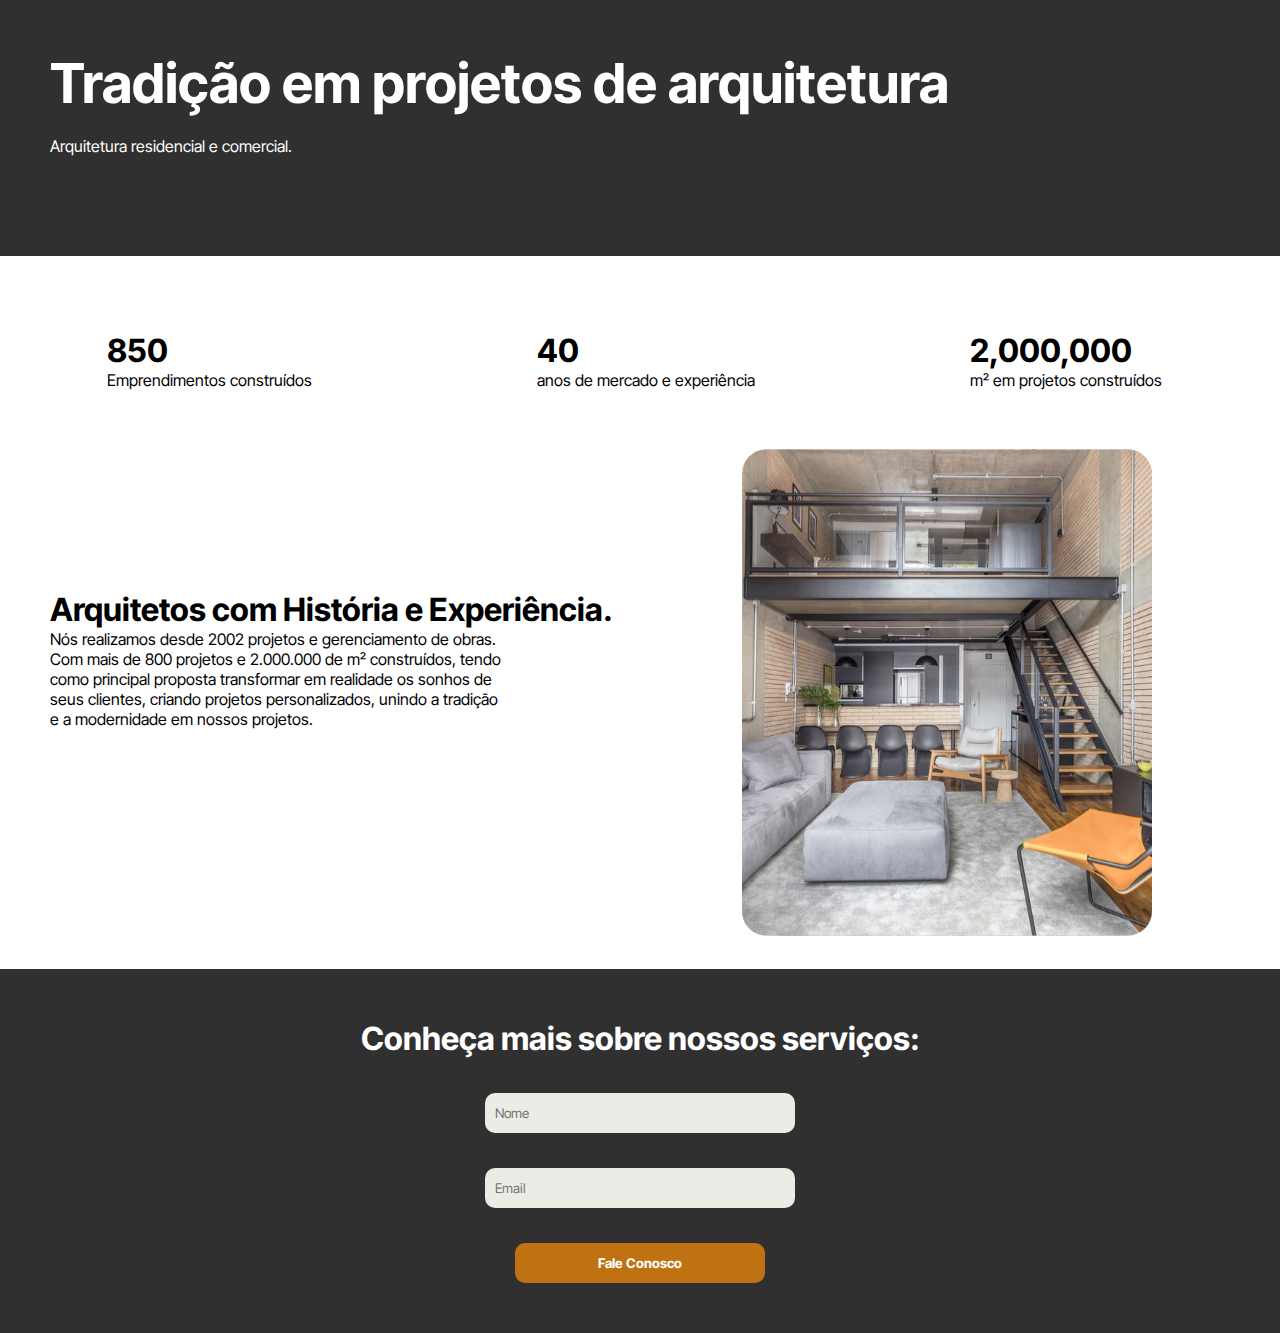
<file: Index.html>
<!DOCTYPE html>
<html lang="en">

<head>
    <meta charset="UTF-8">
    <meta name="viewport" content="width=device-width, initial-scale=1.0">
    <title>arquinet</title>
    <link rel="stylesheet" href="style.css">
    <link href="https://fonts.googleapis.com/css2?family=Inter+Tight:ital,wght@0,100..900;1,100..900&amp;display=swap"
        rel="stylesheet">
</head>

<body>
    <!--Principal"-->
    <div id="principal">
        <h1 id="Titulo-principal">Tradição em projetos de arquitetura</h1> <br>
        <p id="Paragrafo-principal">Arquitetura residencial e comercial. </p>
    </div>
    <!--Menu de informaçoes-->
    <div id="titulo-estadisticas">
        <div>
            <h1 class="estadisticas">850</h1>
            <p class="estadisticas">Emprendimentos construídos</p>
        </div>
        <div>
            <h1 class="estadisticas">40</h1>
            <p class="estadisticas">anos de mercado e experiência</p>
        </div>
        <div>
            <h1 class="estadisticas">2,000,000</h1>
            <p class="estadisticas"> m² em projetos construídos</p>
        </div>
    </div>
    <!--Funçao da empresa-->
    <div id="modelo">
        <div id="objetivo">
            <h1>Arquitetos com História e Experiência.</h1>
            <p>Nós realizamos desde 2002 projetos e gerenciamento de obras. <br>
                Com mais de 800 projetos e 2.000.000 de m² construídos, tendo <br>
                como principal proposta transformar em realidade os sonhos de <br>
                seus clientes, criando projetos personalizados, unindo a tradição <br>
                e a modernidade em nossos projetos.</p>
        </div>
        <div><img src="Imagens/sala/modelo.svg" alt="">
        </div>
    </div>
    <!--Registro de possiveis clientes-->
    <div id="Formulario">
        <h1>Conheça mais sobre nossos serviços:</h1> <br>
        <form action="https://api.sheetmonkey.io/form/5pb8XZsfGNSKV9xeawcca4" method="post">
            <input type="text" placeholder="Nome" name="Name" required=""><br><br>
            <input type="email" placeholder="Email" name="Email" required=""> <br><br>
            <input type="hidden" name="Created" value="x-sheetmonkey-current-date-time" />
            <button type="submit">Fale Conosco</button>
        </form>
    </div>
</body>

</html>
</file>
<file: style.css>
*{   
    font-family: "Inter Tight", sans-serif; 
    margin: 0;
    padding: 0;
}
#principal{
    color: #FFFFFF;
    background: #303030;

}
#Titulo-principal{
    font-size: 55px;
    margin-left: 50px;
    padding-top: 50px;
}
#Paragrafo-principal{
    margin: 0px 0px 0px 50px;
    padding-bottom: 100px;
}
#titulo-estadisticas{
    color: black;
    display: grid;
    grid-auto-flow: column;
    background-color: #FFFFFF;
    margin-top: 75px;
    text-align: center;
}
.estadisticas{
    text-align: left;
    margin-left: 25%;
}
#modelo{
    display: grid;
    grid-auto-flow: column;
    margin-top: 50px;
    margin-bottom: 20px ;
}
#objetivo{
    margin-top: 150px;
    margin-left: 50px;
}
#Formulario{
    background: #303030;
    text-align: center;
    color: #FFFFFF;
    padding: 50px;
}
input{
    width: 300px;
    height: 40px;
    background-color:#EAECE5;
    margin-top: 15px;
    border: 0px;
    border-radius: 10px;
    padding-left: 10px;
    outline: none;
}
button{
    width: 250px;
    height: 40px;
    margin-top: 15px ;
    background-color: #C07212;
    border: 0px;
    border-radius: 10px;
    color: #FFFFFF;
    font-weight: bolder;
    cursor: pointer;
}
button:hover{
    background-color: #fc9505;
    color: #FFFFFF;
    transform: translateY(-7px);
    box-shadow: 0px 10px 25px  #c1cacf;
    transition-duration: 0.5s;

}
</file>
